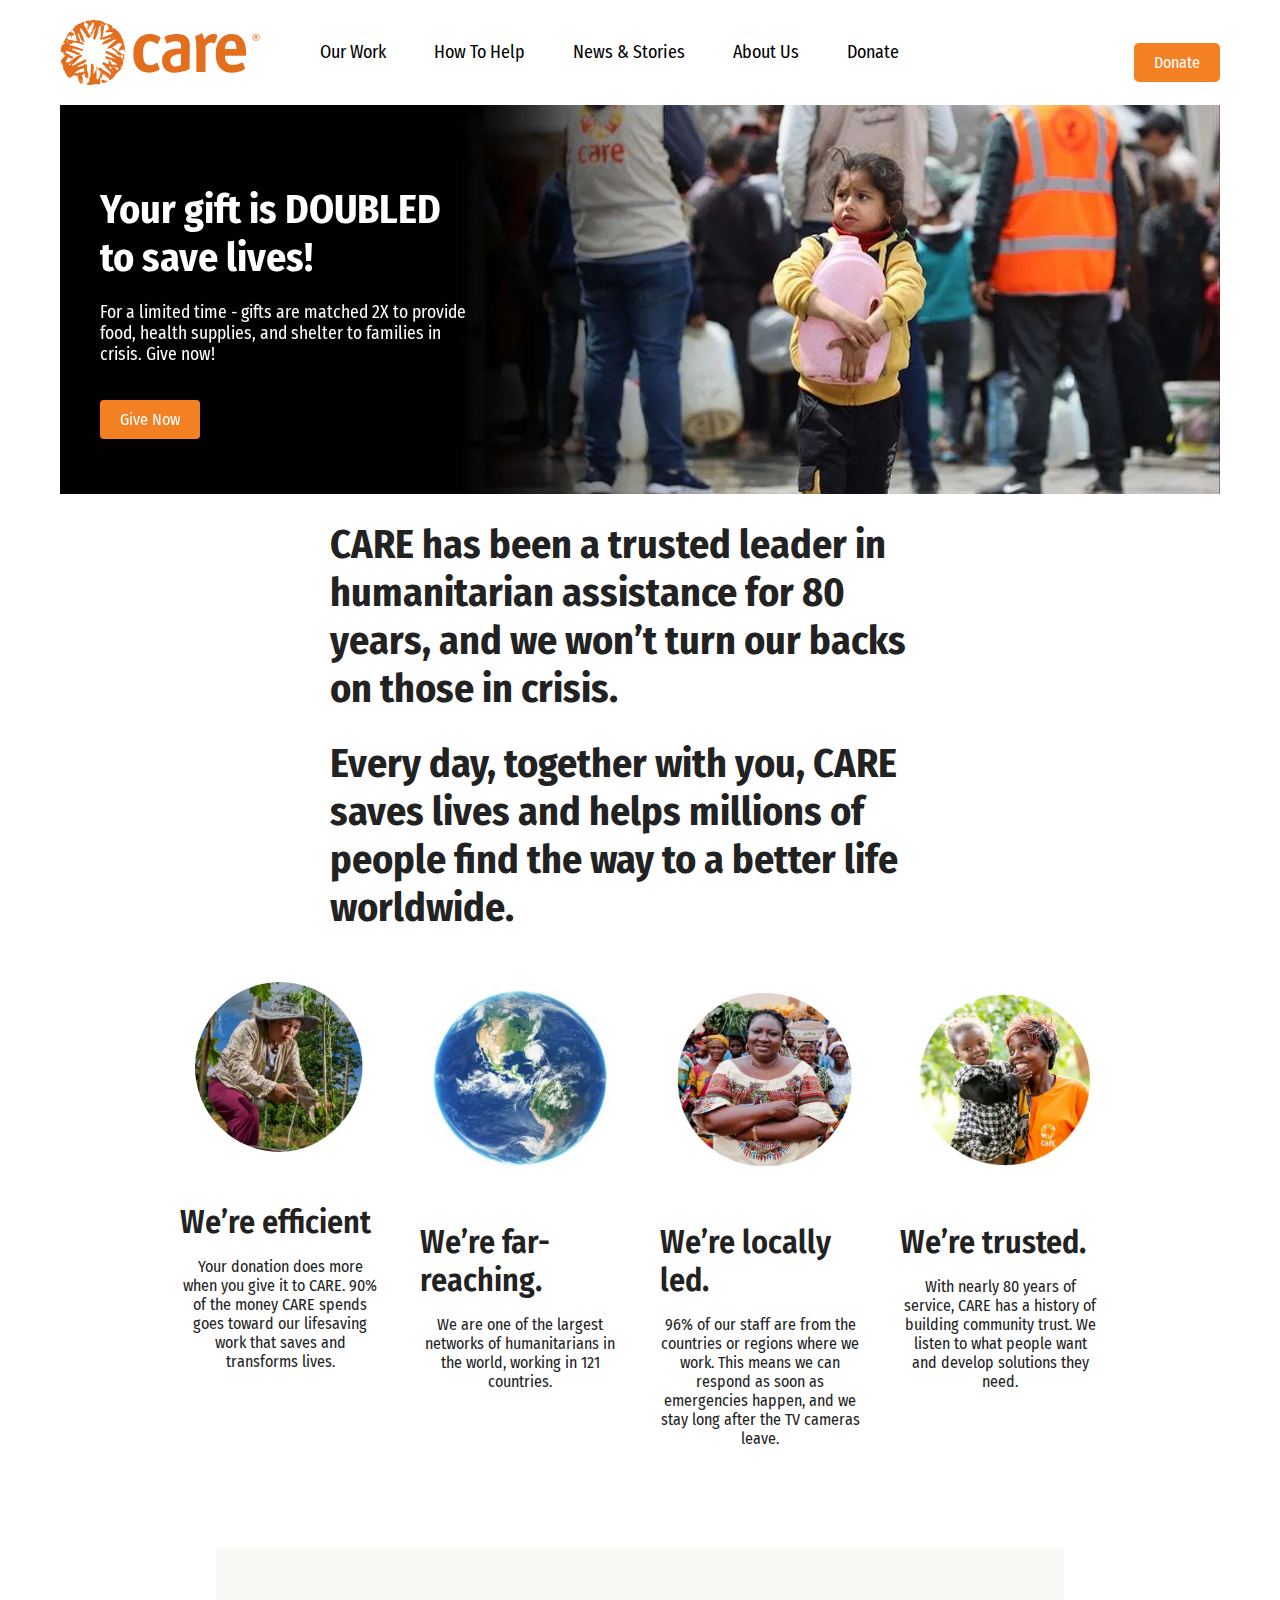
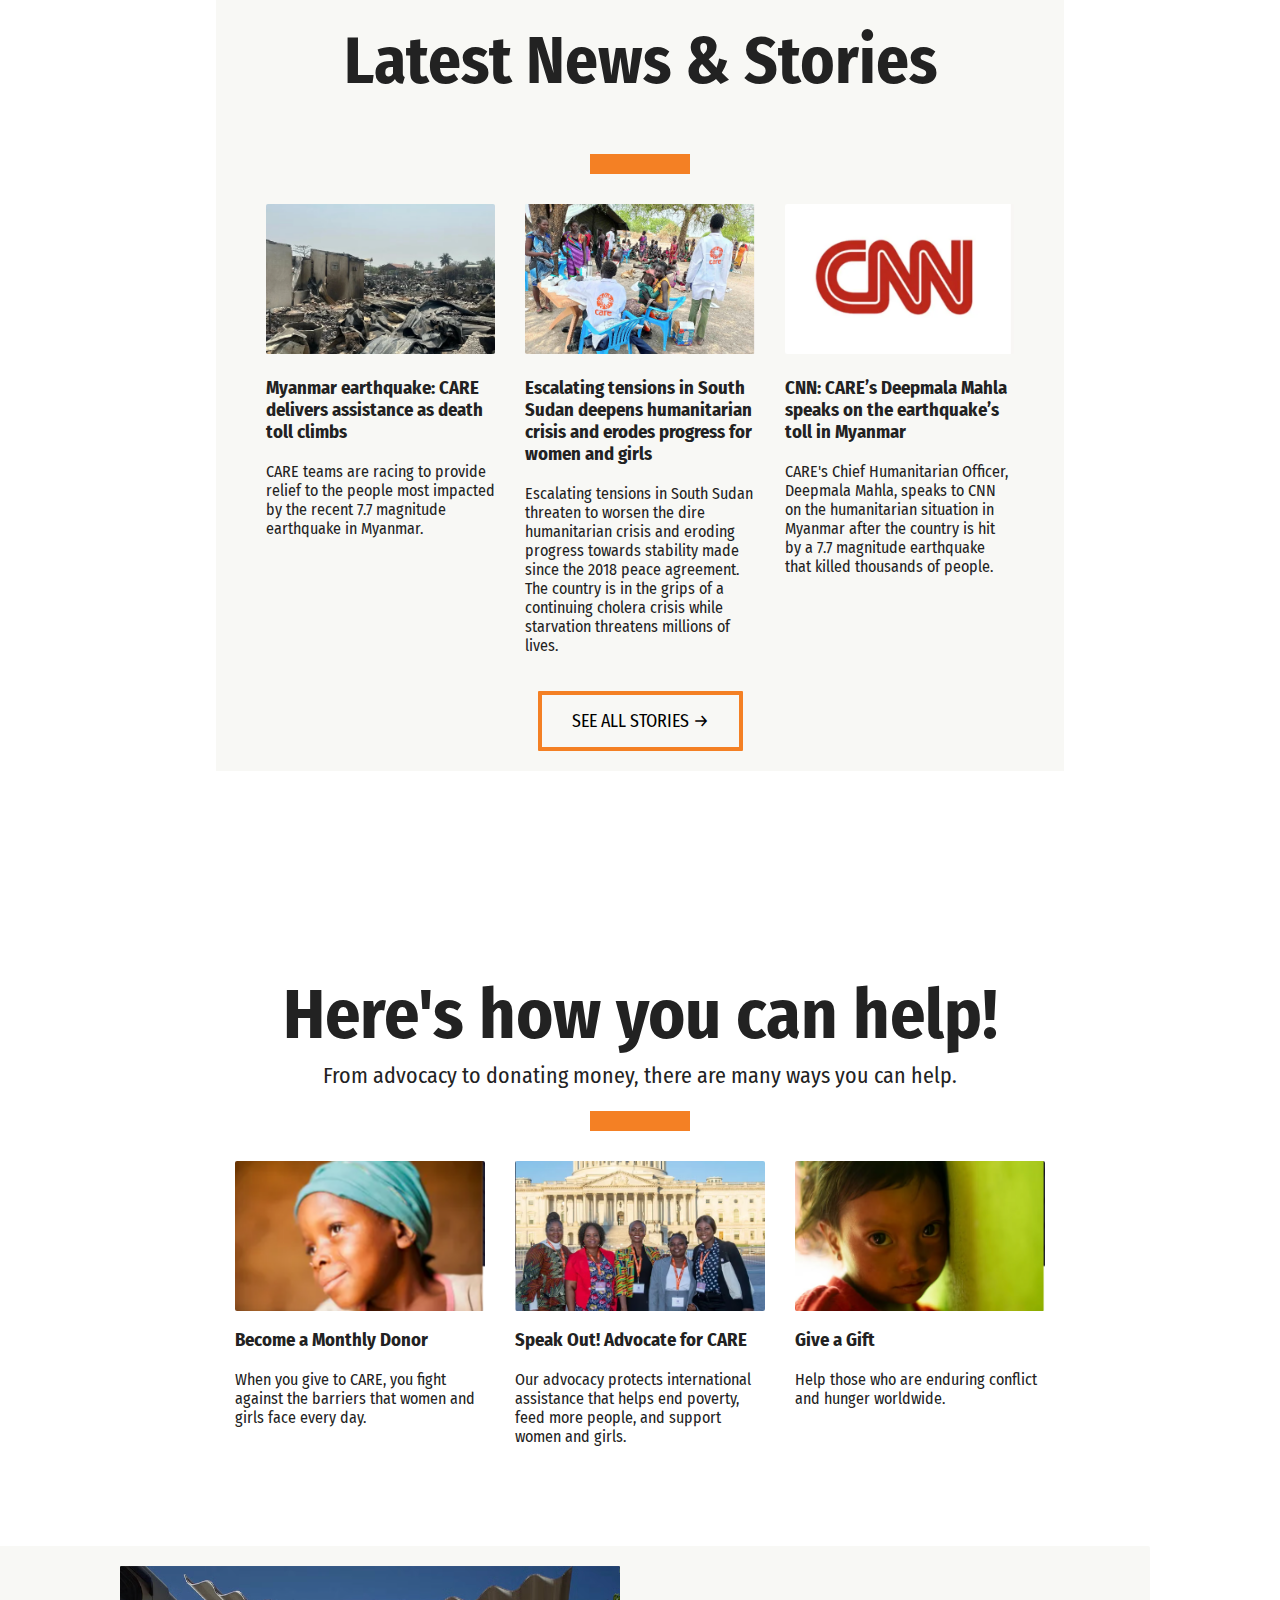
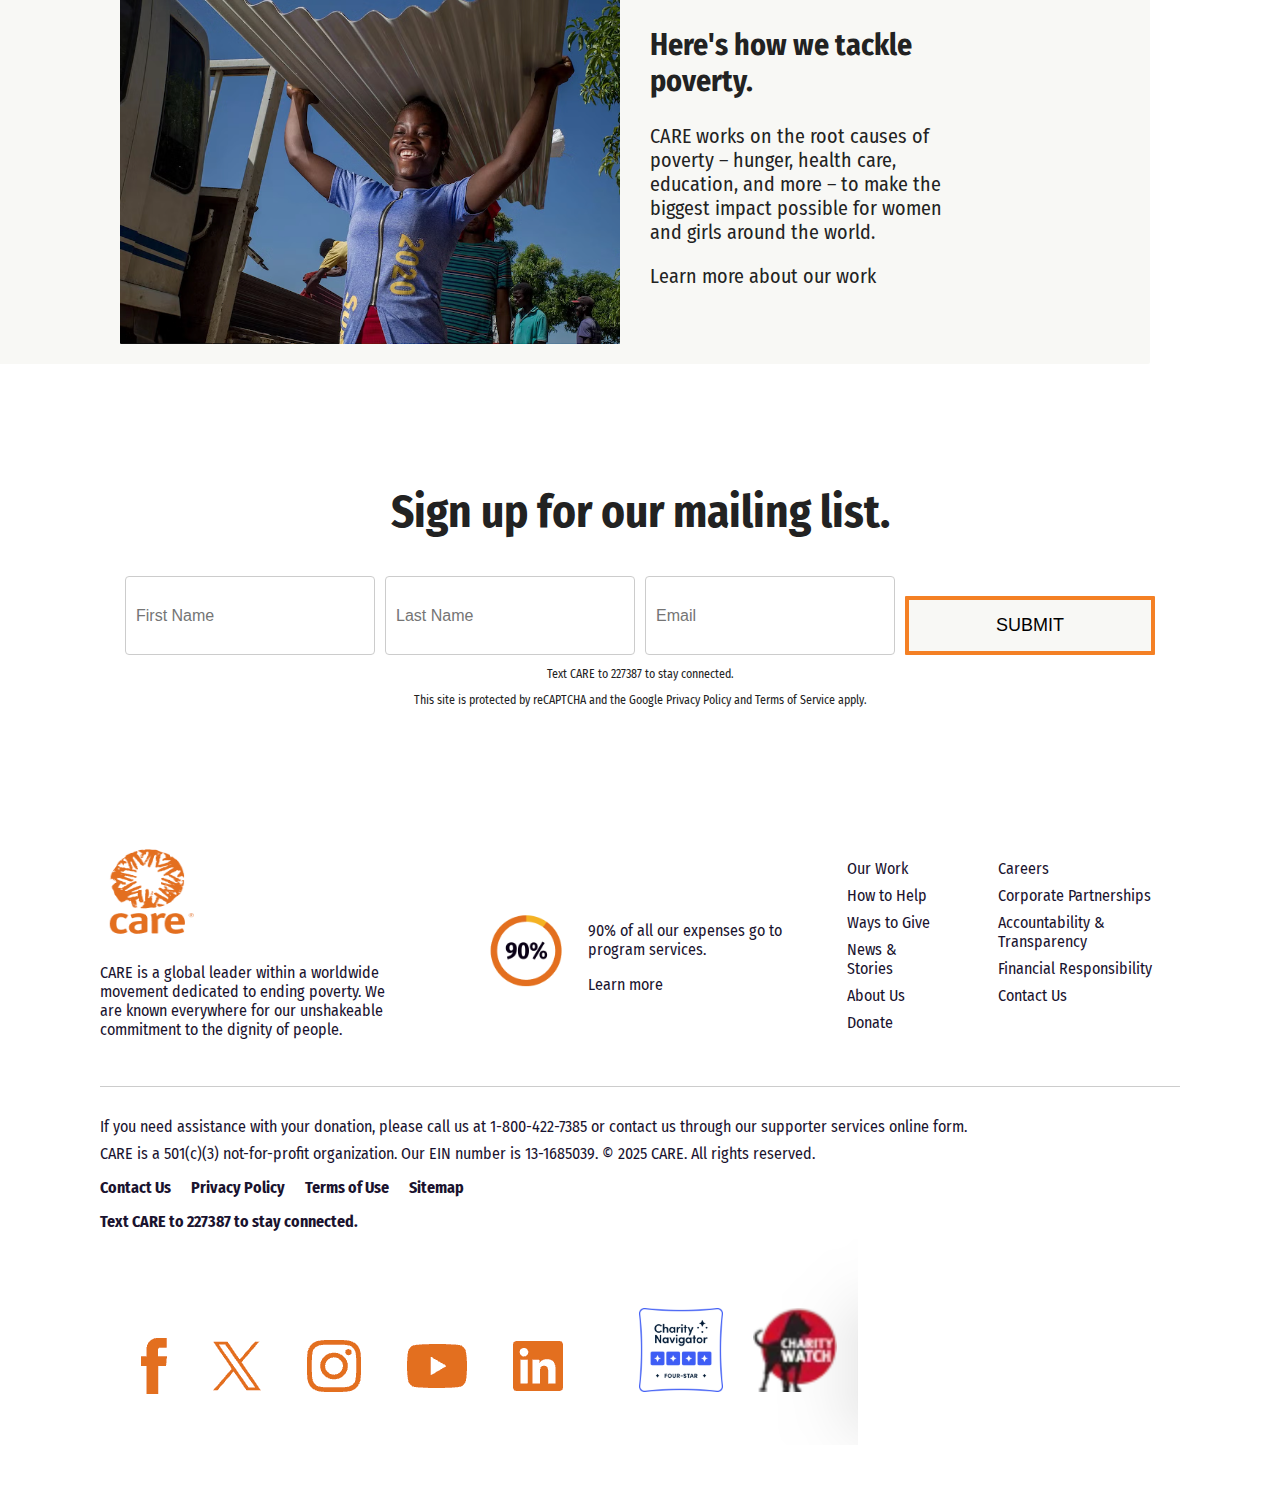
<file: index.html>
<!DOCTYPE html>
<html lang="en">
<head>
  <meta charset="UTF-8">
  <meta name="viewport" content="width=device-width, initial-scale=1.0">
  <title>CARE.org Homepage</title>
  <link rel="stylesheet" href="css\styles.css">
  <link rel="preconnect" href="https://fonts.googleapis.com">
<link rel="preconnect" href="https://fonts.gstatic.com" crossorigin>
<link href="https://fonts.googleapis.com/css2?family=Fira+Sans+Condensed:ital,wght@0,100;0,200;0,300;0,400;0,500;0,600;0,700;0,800;0,900;1,100;1,200;1,300;1,400;1,500;1,600;1,700;1,800;1,900&display=swap" rel="stylesheet">
</head>
<body>

<!-- Navbar -->
<div class="container">
    <header class="navbar">

<!-- Logo -->
    <img src="images/care.svg" alt="CARE Logo" class="logo">
  
<!-- Navigation Menu -->
    <nav>
        <ul class="menu-items">
          <li><a href="index.html">Our Work</a></li>
          <li><a href="howtohelp.html">How To Help</a></li>
          <li><a href="newsandstories.html">News & Stories</a></li>
          <li><a href="aboutus.html">About Us</a></li>
          <li><a href="donate.html">Donate</a></li>
    </ul>
    </nav>
  
<!-- Donate Button -->
    <a href="#" class="btn-orange">Donate</a>
    </header>
  </div>

  <!-- Hero Section -->
  <section class="hero">
    <div class="hero-text">
      <h1>Your gift is DOUBLED to save lives!</h1>
      <p>For a limited time - gifts are matched 2X to provide food, 
        health supplies, and shelter to families in crisis. Give now!</p>
      <a href="#" class="btn-orange">Give Now</a>
    </div>
    <img src="images/hero-image.webp" alt="Hero Image" class="hero-img">
  </section>


<!--Hero Description-->
<div class="container">

<section class="hero-description">
<h1> CARE has been a trusted leader in humanitarian assistance for 80 years, and we won’t turn our backs on those in crisis.</h1>

   <h1> Every day, together with you, CARE saves lives and helps millions of people find the way to a better life worldwide.</h1>

</section>


 <!-- Circle Image Row -->
<section class="circle-row">
    <div class="circle-item">
      <img src="images/pic1.png" alt="Efficient">
      <h3>We’re efficient</h3>
      <p>Your donation does more when you give it to CARE. 90% of the money CARE spends goes toward our lifesaving work that saves and transforms lives.</p>
    </div>
  
    <div class="circle-item">
      <img src="images/pic2.png" alt="Far Reaching">
      <h3>We’re far-reaching.</h3>
      <p>We are one of the largest networks of humanitarians in the world, working in 121 countries.</p>
    </div>
  
    <div class="circle-item">
      <img src="images/pic3.png" alt="Local Led">
      <h3>We’re locally led.</h3>
      <p>96% of our staff are from the countries or regions where we work. This means we can respond as soon as emergencies happen, and we stay long after the TV cameras leave.</p>
    </div>
  
    <div class="circle-item">
      <img src="images/pic4.png" alt="Trusted">
      <h3>We’re trusted.</h3>
      <p>With nearly 80 years of service, CARE has a history of building community trust. We listen to what people want and develop solutions they need.</p>
    </div>
  </section>


  <!-- News Section -->
  <section class="news">
    <div class="news-background"> <!-- Wrapper for the background color -->
    <h2>Latest News & Stories</h2>
    <div class="underline"></div> <!-- The rectangle shape -->
    <div class="news-grid">
      <div class="news-card">
        <img src="images/news1.png" alt="">
        <h3>Myanmar earthquake: CARE delivers assistance as death toll climbs</h3>
        <p>CARE teams are racing to provide relief to the people most impacted by the recent 7.7 magnitude earthquake in Myanmar.</p>
      </div>

      <div class="news-card">
        <img src="images/news2.png" alt="">
        <h3>Escalating tensions in South Sudan deepens humanitarian crisis and erodes progress for women and girls</h3>
        <p>Escalating tensions in South Sudan threaten to worsen the dire humanitarian crisis and eroding progress towards stability made since the 2018 peace agreement. The country is in the grips of a continuing cholera crisis while starvation threatens millions of lives.</p>
      </div>

      <div class="news-card">
        <img src="images/news3.png" alt="">
        <h3>CNN: CARE’s Deepmala Mahla speaks on the earthquake’s toll in Myanmar</h3>
        <p>CARE's Chief Humanitarian Officer, Deepmala Mahla, speaks to CNN on the humanitarian situation in Myanmar after the country is hit by a 7.7 magnitude earthquake that killed thousands of people.</p>
      </div>
    </div>

    <a href="#" class="btn see-all-stories">SEE ALL STORIES &rarr;</a>
  </section>

  <!-- Call to Action -->
<section class="cta">
    <h2>Here's how you can help!</h2>
    <p class="cta-description">From advocacy to donating money, there are many ways you can help.</p>
    <div class="underline"></div> <!-- The rectangle shape -->
    <div class="cta-grid">
      
      <div class="cta-card">
        <img src="images/help1.png" alt="">
        <h3>Become a Monthly Donor</h3>
        <p>When you give to CARE, you fight against the barriers that women and girls face every day.</p>
      </div>
  
      <div class="cta-card">
        <img src="images/help2.png" alt="">
        <h3>Speak Out! Advocate for CARE</h3>
        <p>Our advocacy protects international assistance that helps end poverty, feed more people, and support women and girls.</p>
      </div>
  
      <div class="cta-card">
        <img src="images/help3.png" alt="">
        <h3>Give a Gift</h3>
        <p>Help those who are enduring conflict and hunger worldwide.</p>
      </div>
  
    </div>
  </section>

<!--Tackle Poverty-->
<section class="TP">
<div class="TP-content">
<div class="TP-flex">
    <img src="images/tackle.png" alt="Tackle Poverty Image">
<div class="TP-text">
    <h2>Here's how we tackle poverty.</h2>
    <p>CARE works on the root causes of poverty – hunger, health care, education, 
        and more – to make the biggest impact possible for women and girls around 
        the world.</p>
    <p>Learn more about our work</p>
</div>
    </div>
    </div>
  </section>

  <!-- Newsletter -->
  <section class="newsletter">
    <h2>Sign up for our mailing list.</h2>
    <form>
      <input type="text" placeholder="First Name">
      <input type="text" placeholder="Last Name">
      <input type="email" placeholder="Email">
      <button type="submit">SUBMIT</button>
    </form>
    <p>Text CARE to 227387 to stay connected.</p>
    <p>This site is protected by reCAPTCHA and the Google Privacy Policy and Terms of Service apply.</p>
  </section>

  <!-- Footer -->
  <footer class="footer">
    <div class="footer-top">
      <div class="footer-left">
        <img src="images/logo2.png" alt="CARE logo" class="footer-logo" />
        <p class="footer-description">
          CARE is a global leader within a worldwide movement dedicated to ending poverty. We are known everywhere for our unshakeable commitment to the dignity of people.
        </p>
      </div>

      <div class="footer-center">
        <div class="circle">
        <img src="images/footer1.png" alt="CARE logo" class="footer-logo" />
        </div>
        <div>
          <p>90% of all our expenses go to program services.</p>
          <a href="#">Learn more</a>
        </div>
      </div>

      <div class="footer-links">
        <ul>
          <li><a href="#">Our Work</a></li>
          <li><a href="#">How to Help</a></li>
          <li><a href="#">Ways to Give</a></li>
          <li><a href="#">News & Stories</a></li>
          <li><a href="#">About Us</a></li>
          <li><a href="#">Donate</a></li>
        </ul>

        <ul>
          <li><a href="#">Careers</a></li>
          <li><a href="#">Corporate Partnerships</a></li>
          <li><a href="#">Accountability & Transparency</a></li>
          <li><a href="#">Financial Responsibility</a></li>
          <li><a href="#">Contact Us</a></li>
        </ul>
      </div>
    </div>

    <div class="footer-bottom">
      <p>
        If you need assistance with your donation, please call us at 1-800-422-7385 or contact us through our 
        <a href="#">supporter services online form.</a>
      </p>
      <p>CARE is a 501(c)(3) not-for-profit organization. Our EIN number is 13-1685039. © 2025 CARE. All rights reserved.</p>

      <div class="footer-bottom-links">
        <a href="#">Contact Us</a>
        <a href="#">Privacy Policy</a>
        <a href="#">Terms of Use</a>
        <a href="#">Sitemap</a>
      </div>

      <div class="footer-connect">
        <p><strong>Text CARE to 227387 to stay connected.</strong></p>
        <div class="social-icons">
          <img src="images/footer2.png" alt="social icon"/>
          <img src="images/footer3.png" alt="social icon"/>
        </div>
      </div>
    </div>
  </footer>

</body>
</html>
</file>
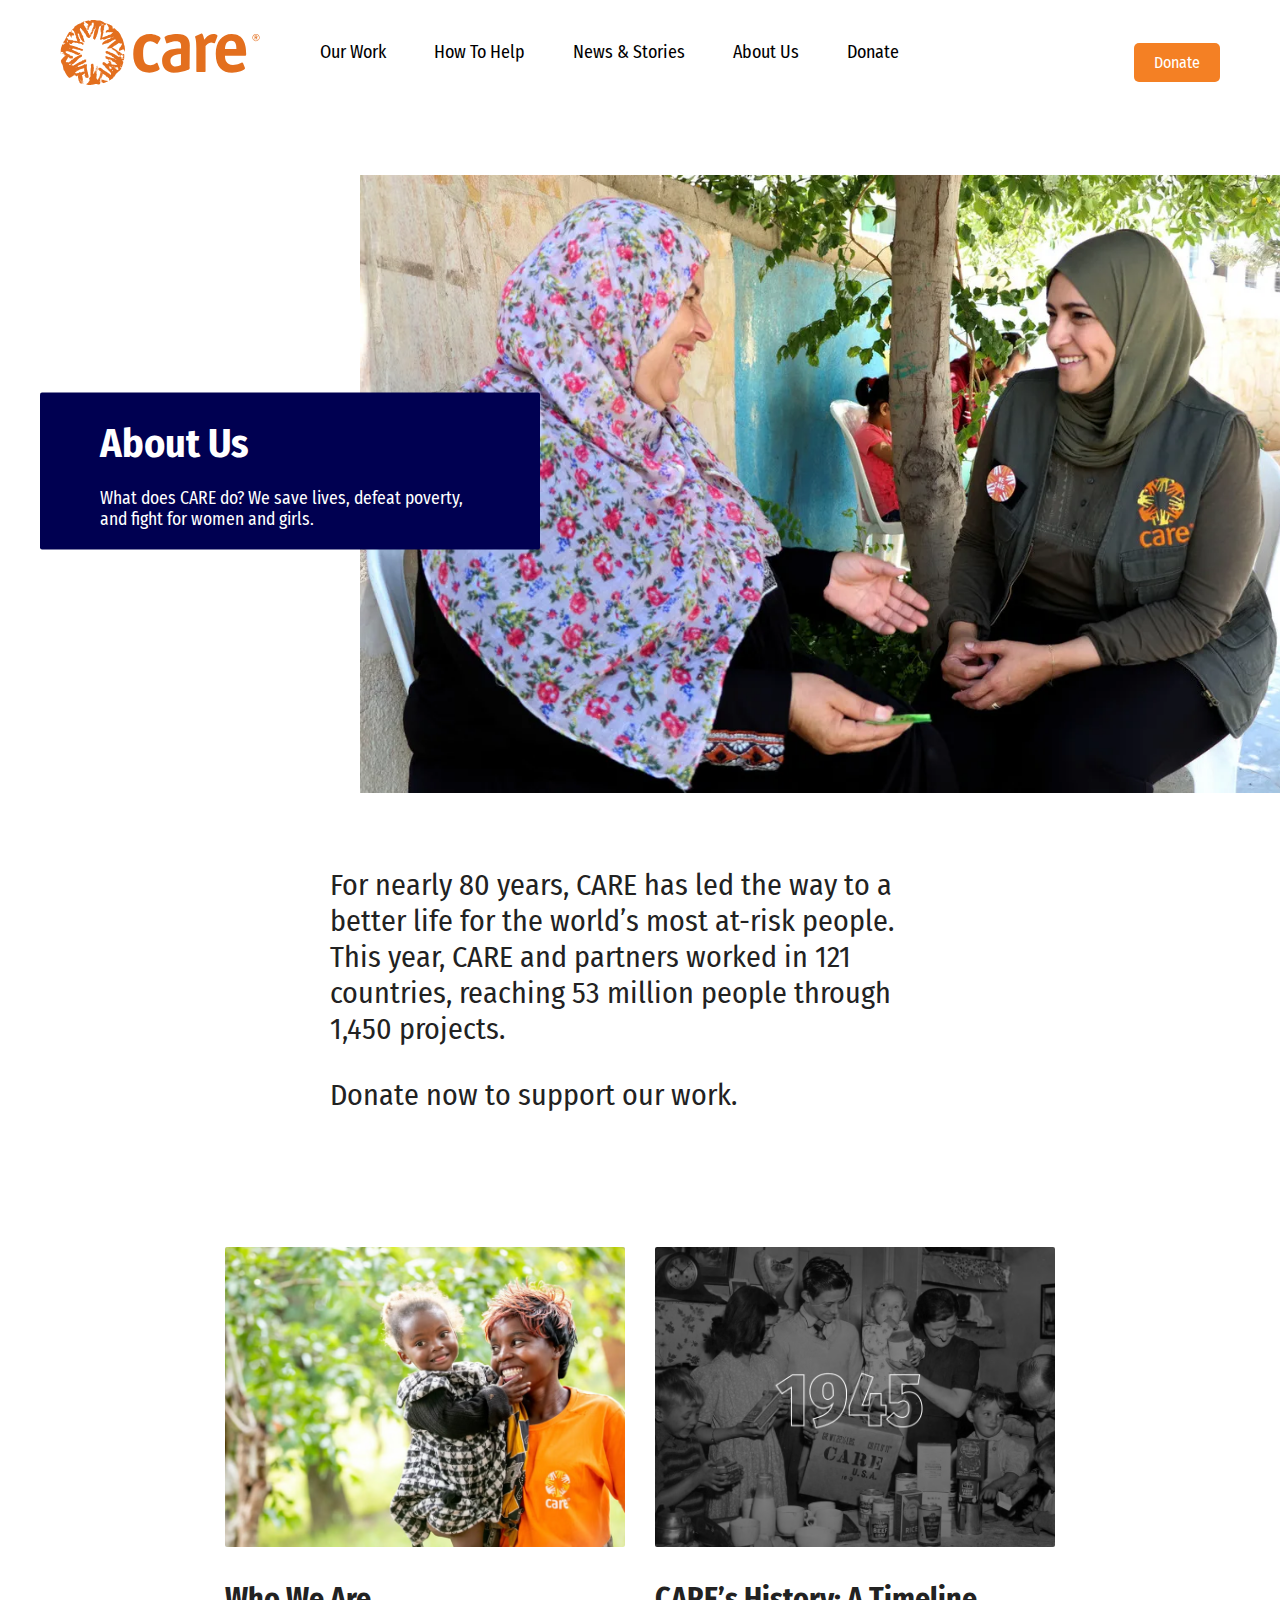
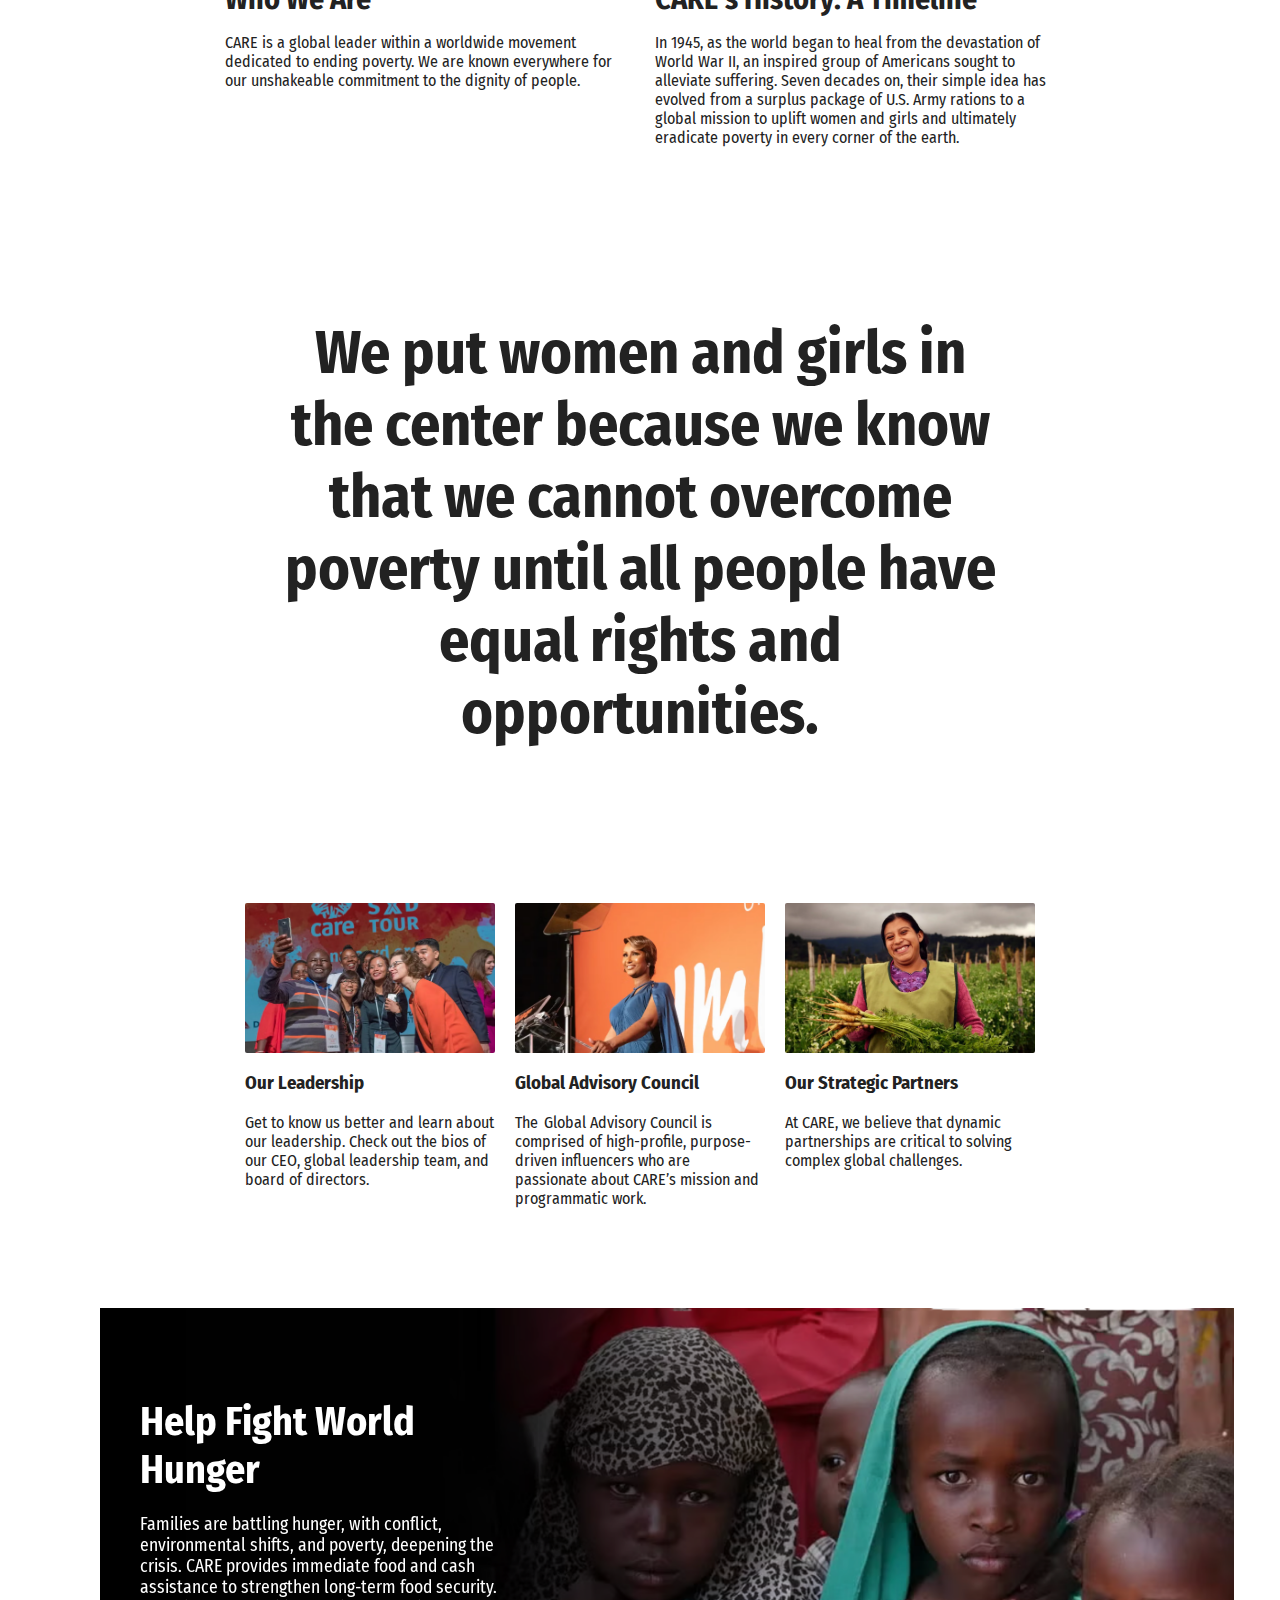
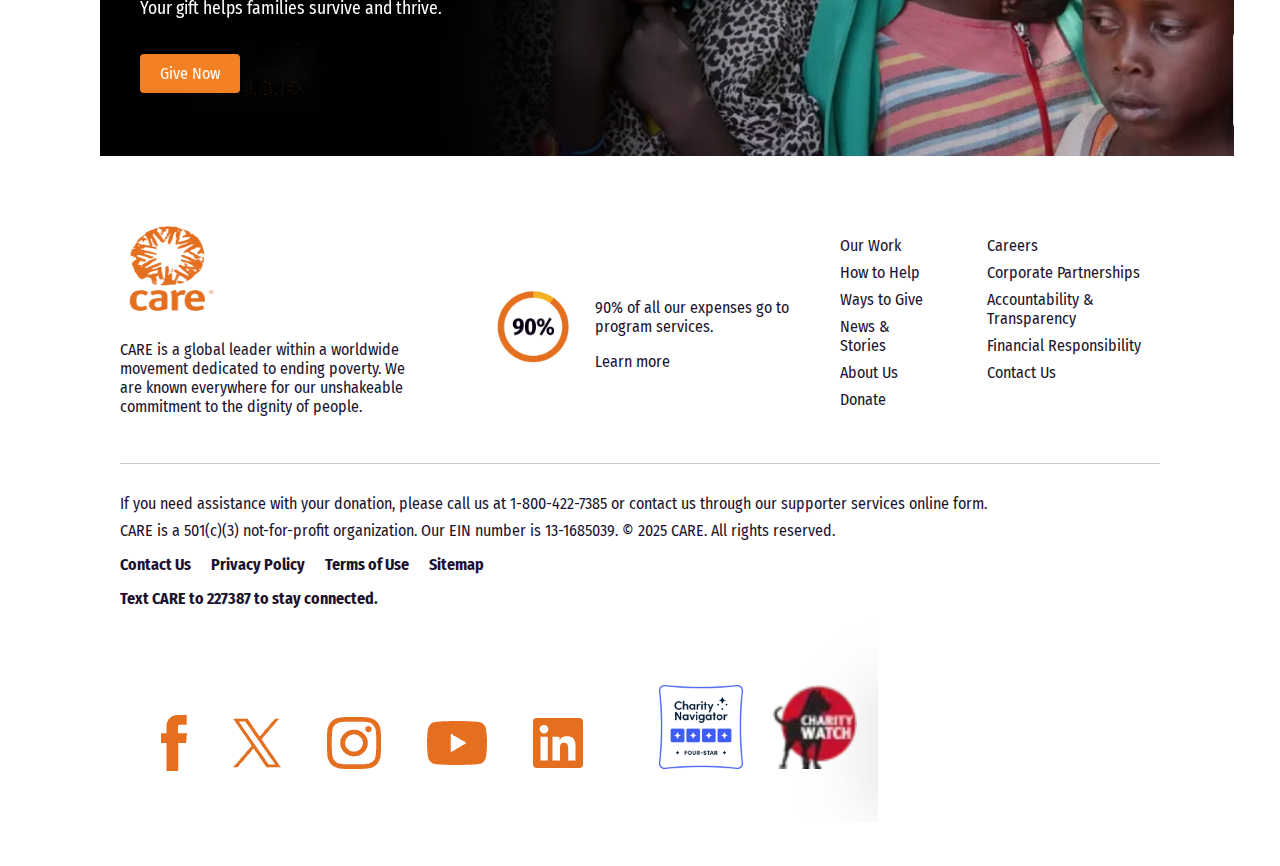
<file: aboutus.html>
<!DOCTYPE html>
<html lang="en">
<head>
  <meta charset="UTF-8">
  <meta name="viewport" content="width=device-width, initial-scale=1.0">
  <title>CARE.org Homepage</title>
  <link rel="stylesheet" href="css\aboutstyles.css">
  <link rel="preconnect" href="https://fonts.googleapis.com">
<link rel="preconnect" href="https://fonts.gstatic.com" crossorigin>
  <link href="https://fonts.googleapis.com/css2?family=Fira+Sans+Condensed:ital,wght@0,100;0,200;0,300;0,400;0,500;0,600;0,700;0,800;0,900;1,100;1,200;1,300;1,400;1,500;1,600;1,700;1,800;1,900&display=swap" rel="stylesheet">
</head>

<body>

  <!-- Navbar -->
<div class="container">
  <header class="navbar">

<!-- Logo -->
  <img src="images/care.svg" alt="CARE Logo" class="logo">

<!-- Navigation Menu -->
  <nav>
      <ul class="menu-items">
        <li><a href="index.html">Our Work</a></li>
        <li><a href="howtohelp.html">How To Help</a></li>
        <li><a href="newsandstories.html">News & Stories</a></li>
        <li><a href="aboutus.html">About Us</a></li>
        <li><a href="donate.html">Donate</a></li>
  </ul>
  </nav>

<!-- Donate Button -->
  <a href="#" class="btn-orange">Donate</a>
  </header>
</div>




<!-- Hero Section -->
<section class="hero">
<div class="hero-background"> 
  <div class="hero-text">
    <h1>About Us</h1>
    <p>What does CARE do? We save lives, defeat poverty, and fight for women and girls.</p>
</div>
<img src="images/aboutus.webp" alt="hero header image" class="hero-img"> 
</div>
</section>


<!--Hero Description 1-->
<div class="container">
  <section class="hero-description">
  <p> For nearly 80 years, CARE has led the way to a better life for the world’s most at-risk people. This year, CARE and partners worked in 121 countries, reaching 53 million people through 1,450 projects.</p>
     <p> Donate now to support our work.</p>
  
  </section>

<!-- Square Image Row -->
<section class="square">
    <div class="square-grid">

    <div class="square-card">
    <img src="images/about1.png" alt="about 1">
    <h3>Who We Are</h3>
    <p>CARE is a global leader within a worldwide movement dedicated to ending poverty. We are known everywhere for our unshakeable commitment to the dignity of people.</p>
  </div>

  <div class="square-card">
    <img src="images/about2.png" alt="about 2">
    <h3>CARE’s History: A Timeline</h3>
    <p>In 1945, as the world began to heal from the devastation of World War II, an inspired group of Americans sought to alleviate suffering. Seven decades on, their simple idea has evolved from a surplus package of U.S. Army rations to a global mission to uplift women and girls and ultimately eradicate poverty in every corner of the earth.</p>
    </div>
  </div>
</section>

<!--Hero Description 2-->
<div class="container">

  <section class="hero-description-2">
  <h1> We put women and girls in the center because we know that we cannot overcome poverty until all people have equal rights and opportunities.</h1>
  
  </section>


  <!-- Second Square section -->
<section class="square-2">
   <div class="square-2-grid">
    
    <div class="square-2-card">
      <img src="images/about3.png" alt="">
      <h3>Our Leadership</h3>
      <p>Get to know us better and learn about our leadership. Check out the bios of our CEO, global leadership team, and board of directors.</p>
    </div>

    <div class="square-2-card">
      <img src="images/about4.png" alt="">
      <h3>Global Advisory Council</h3>
      <p>The  Global Advisory Council is comprised of high-profile, purpose-driven influencers who are passionate about CARE’s mission and programmatic work.</p>
    </div>

    <div class="square-2-card">
      <img src="images/about5.png" alt="">
      <h3>Our Strategic Partners</h3>
      <p>At CARE, we believe that dynamic partnerships are critical to solving complex global challenges.</p>
    </div>
  </div>
</section>

  <!-- Last Hero Section -->
  <section class="last-hero">
    <div class="last-hero-text">
      <h1>Help Fight World Hunger</h1>
      <p>Families are battling hunger, with conflict, environmental shifts, and poverty, 
        deepening the crisis. CARE provides immediate food and cash assistance to strengthen long-term food security. Your gift helps families survive and thrive.</p>
      <a href="#" class="btn-orange">Give Now</a>
    </div>
    <img src="images/lasthero.png" alt="Hero Image" class="last-hero-img">
  </section>

  <!-- Footer -->
  <footer class="footer">
    <div class="footer-top">
      <div class="footer-left">
        <img src="images/logo2.png" alt="CARE logo" class="footer-logo" />
        <p class="footer-description">
          CARE is a global leader within a worldwide movement dedicated to ending poverty. We are known everywhere for our unshakeable commitment to the dignity of people.
        </p>
      </div>

      <div class="footer-center">
        <div class="circle">
        <img src="images/footer1.png" alt="CARE logo" class="footer-logo" />
        </div>
        <div>
          <p>90% of all our expenses go to program services.</p>
          <a href="#">Learn more</a>
        </div>
      </div>

      <div class="footer-links">
        <ul>
          <li><a href="#">Our Work</a></li>
          <li><a href="#">How to Help</a></li>
          <li><a href="#">Ways to Give</a></li>
          <li><a href="#">News & Stories</a></li>
          <li><a href="#">About Us</a></li>
          <li><a href="#">Donate</a></li>
        </ul>

        <ul>
          <li><a href="#">Careers</a></li>
          <li><a href="#">Corporate Partnerships</a></li>
          <li><a href="#">Accountability & Transparency</a></li>
          <li><a href="#">Financial Responsibility</a></li>
          <li><a href="#">Contact Us</a></li>
        </ul>
      </div>
    </div>

    <div class="footer-bottom">
      <p>
        If you need assistance with your donation, please call us at 1-800-422-7385 or contact us through our 
        <a href="#">supporter services online form.</a>
      </p>
      <p>CARE is a 501(c)(3) not-for-profit organization. Our EIN number is 13-1685039. © 2025 CARE. All rights reserved.</p>

      <div class="footer-bottom-links">
        <a href="#">Contact Us</a>
        <a href="#">Privacy Policy</a>
        <a href="#">Terms of Use</a>
        <a href="#">Sitemap</a>
      </div>

      <div class="footer-connect">
        <p><strong>Text CARE to 227387 to stay connected.</strong></p>
        <div class="social-icons">
          <img src="images/footer2.png" alt="social icon"/>
          <img src="images/footer3.png" alt="social icon"/>
        </div>
      </div>
    </div>
  </footer> 

</body>
</html>
</file>
